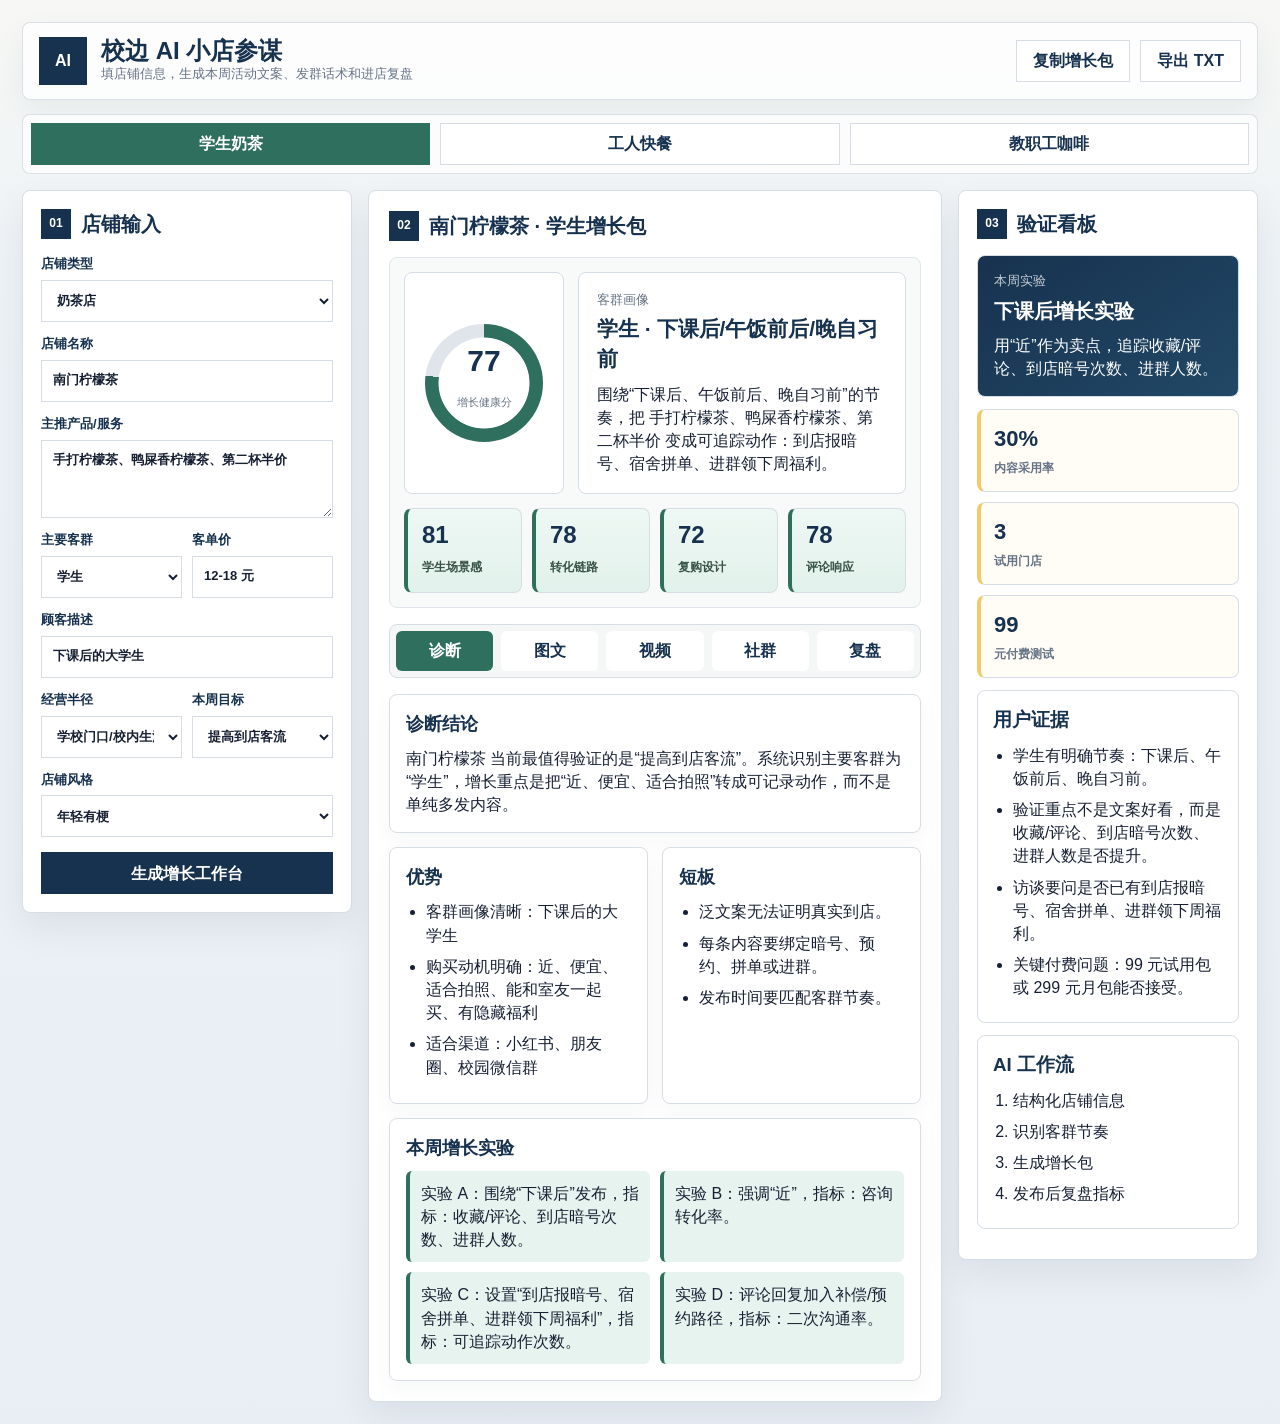
<file: index.html>
<!doctype html>
<html lang="zh-CN">
<head>
  <meta charset="utf-8" />
  <meta name="viewport" content="width=device-width, initial-scale=1" />
  <title>校边 AI 小店参谋</title>
  <meta http-equiv="refresh" content="0; url=prototype/index.html" />
</head>
<body>
  <p>正在打开 <a href="prototype/index.html">校边 AI 小店参谋 MVP 原型</a>。</p>
</body>
</html>
</file>
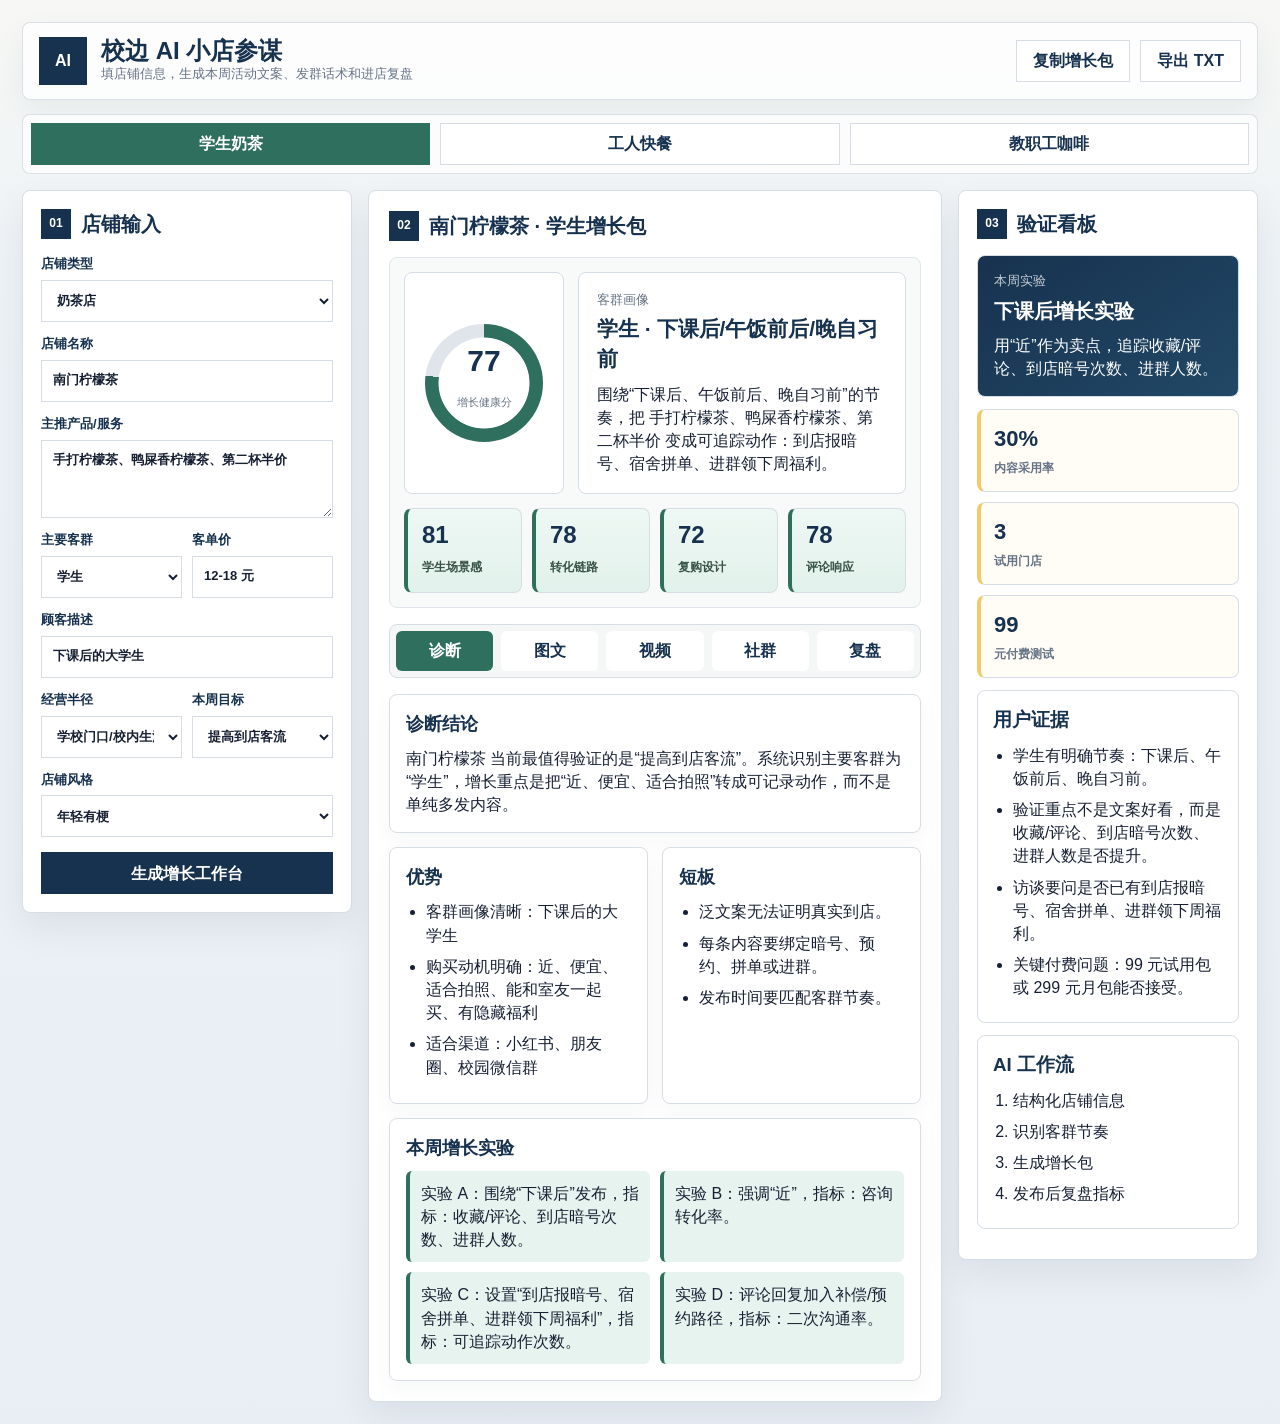
<file: prototype/index.html>
<!doctype html>
<html lang="zh-CN">
<head>
  <meta charset="utf-8" />
  <meta name="viewport" content="width=device-width, initial-scale=1" />
  <title>校边 AI 小店参谋</title>
  <link rel="stylesheet" href="styles.css" />
</head>
<body>
  <main class="shell">
    <header class="topbar">
      <div class="brand">
        <div class="mark">AI</div>
        <div>
          <h1>校边 AI 小店参谋</h1>
          <p>填店铺信息，生成本周活动文案、发群话术和进店复盘</p>
        </div>
      </div>
      <div class="top-actions">
        <button id="copyBtn" type="button">复制增长包</button>
        <button id="downloadBtn" type="button">导出 TXT</button>
      </div>
    </header>

    <section class="preset-bar" aria-label="场景样例">
      <button class="preset active" type="button" data-preset="student">学生奶茶</button>
      <button class="preset" type="button" data-preset="worker">工人快餐</button>
      <button class="preset" type="button" data-preset="faculty">教职工咖啡</button>
    </section>

    <section class="workspace">
      <aside class="input-panel">
        <div class="panel-title">
          <span>01</span>
          <h2>店铺输入</h2>
        </div>
        <form id="merchantForm">
          <label>
            店铺类型
            <select id="storeType">
              <option>奶茶店</option>
              <option>快餐店</option>
              <option>咖啡店</option>
              <option>小吃店</option>
              <option>美甲店</option>
              <option>打印店</option>
              <option>桌游店</option>
            </select>
          </label>
          <label>
            店铺名称
            <input id="storeName" value="南门柠檬茶" />
          </label>
          <label>
            主推产品/服务
            <textarea id="product" rows="3">手打柠檬茶、鸭屎香柠檬茶、第二杯半价</textarea>
          </label>
          <div class="split">
            <label>
              主要客群
              <select id="audienceType">
                <option value="student">学生</option>
                <option value="worker">周边工人</option>
                <option value="faculty">教职工</option>
                <option value="resident">社区居民</option>
                <option value="office">上班族</option>
                <option value="custom">自定义</option>
              </select>
            </label>
            <label>
              客单价
              <input id="price" value="12-18 元" />
            </label>
          </div>
          <label>
            顾客描述
            <input id="audience" value="下课后的大学生" />
          </label>
          <div class="split">
            <label>
              经营半径
              <select id="locationContext">
                <option value="campus">学校门口/校内生活圈</option>
                <option value="construction">工地/产业园旁</option>
                <option value="office">写字楼/办公区旁</option>
                <option value="community">社区/居民区旁</option>
              </select>
            </label>
            <label>
              本周目标
              <select id="goal">
                <option>提高到店客流</option>
                <option>推广新品</option>
                <option>提升社群复购</option>
                <option>处理差评</option>
              </select>
            </label>
          </div>
          <label>
            店铺风格
            <select id="tone">
              <option>年轻有梗</option>
              <option>温柔治愈</option>
              <option>高性价比</option>
              <option>专业可信</option>
            </select>
          </label>
          <button class="primary" type="submit">生成增长工作台</button>
        </form>
      </aside>

      <section class="main-panel">
        <div class="panel-title">
          <span>02</span>
          <h2 id="outputTitle">南门柠檬茶 · 学生增长包</h2>
        </div>

        <section class="diagnosis">
          <div class="score-card">
            <div id="scoreRing" class="score-ring" style="--score: 77">
              <strong id="healthScore">77</strong>
              <span>增长健康分</span>
            </div>
          </div>
          <div class="profile-card">
            <p class="eyebrow">客群画像</p>
            <h3 id="profileTitle">学生 · 下课后/午饭前后/晚自习前</h3>
            <p id="strategyText">围绕学生的下课、午饭前后、晚自习前节奏，把产品变成可追踪到店动作。</p>
          </div>
          <div class="metric-grid">
            <div><strong id="sceneScore">81</strong><span id="sceneLabel">学生场景感</span></div>
            <div><strong id="conversionScore">78</strong><span>转化链路</span></div>
            <div><strong id="communityScore">72</strong><span>复购设计</span></div>
            <div><strong id="replyScore">78</strong><span>评论响应</span></div>
          </div>
        </section>

        <nav class="tabs" aria-label="增长包内容">
          <button class="tab active" data-tab="diagnosis" type="button">诊断</button>
          <button class="tab" data-tab="posts" type="button">图文</button>
          <button class="tab" data-tab="scripts" type="button">视频</button>
          <button class="tab" data-tab="community" type="button">社群</button>
          <button class="tab" data-tab="validation" type="button">复盘</button>
        </nav>

        <section id="output" class="output"></section>
      </section>

      <aside class="insight-panel">
        <div class="panel-title">
          <span>03</span>
          <h2>验证看板</h2>
        </div>
        <section class="experiment">
          <p class="eyebrow">本周实验</p>
          <h3 id="experimentTitle">下课后暗号福利</h3>
          <p id="experimentCopy">把“收藏/评论”转为到店暗号和进群动作。</p>
        </section>
        <section class="tracker">
          <div><strong>30%</strong><span>内容采用率</span></div>
          <div><strong>3</strong><span>试用门店</span></div>
          <div><strong>99</strong><span>元付费测试</span></div>
        </section>
        <section class="rail-list">
          <h3>用户证据</h3>
          <ul id="evidenceList"></ul>
        </section>
        <section class="rail-list">
          <h3>AI 工作流</h3>
          <ol>
            <li>结构化店铺信息</li>
            <li>识别客群节奏</li>
            <li>生成增长包</li>
            <li>发布后复盘指标</li>
          </ol>
        </section>
      </aside>
    </section>
  </main>

  <div id="toast" class="toast" aria-live="polite"></div>
  <script src="app.js"></script>
</body>
</html>
</file>
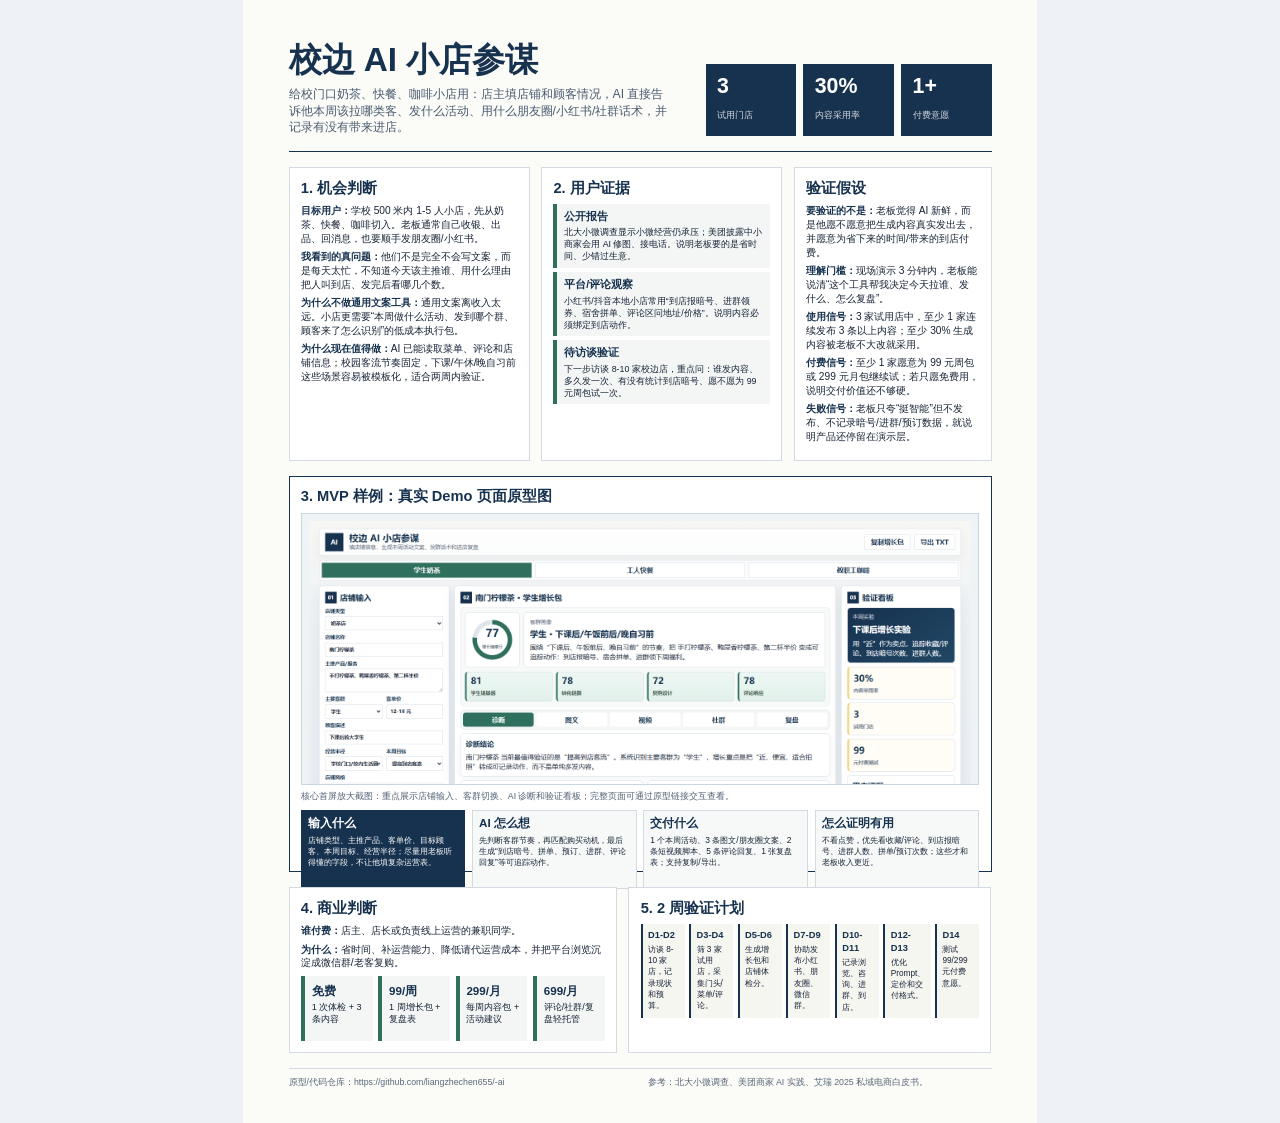
<file: submission-a4.html>
<!doctype html>
<html lang="zh-CN">
<head>
  <meta charset="utf-8" />
  <meta name="viewport" content="width=device-width, initial-scale=1" />
  <title>校边 AI 小店参谋 - 机会验证</title>
  <style>
    @page { size: A4; margin: 0; }
    * { box-sizing: border-box; }
    body {
      margin: 0;
      background: #eef1f5;
      color: #162235;
      font-family: "Microsoft YaHei", "PingFang SC", Arial, sans-serif;
      line-height: 1.36;
    }
    .page {
      width: 210mm;
      height: 297mm;
      margin: 0 auto;
      padding: 11mm 12mm 9mm;
      background: #fbfbf7;
      overflow: hidden;
      display: grid;
      grid-template-rows: auto auto 1fr auto;
      gap: 4mm;
    }
    header {
      display: grid;
      grid-template-columns: 1.15fr 0.85fr;
      gap: 8mm;
      align-items: end;
      padding-bottom: 4mm;
      border-bottom: 1.2pt solid #17324f;
    }
    h1 {
      margin: 0;
      color: #17324f;
      font-size: 25pt;
      line-height: 1.05;
      letter-spacing: 0;
    }
    .subtitle {
      margin: 2.5mm 0 0;
      color: #4a5b70;
      font-size: 9.2pt;
    }
    .stat-strip {
      display: grid;
      grid-template-columns: repeat(3, 1fr);
      gap: 2mm;
    }
    .stat {
      background: #17324f;
      color: #fff;
      padding: 3mm;
      min-height: 19mm;
    }
    .stat strong { display: block; font-size: 16pt; line-height: 1; margin-bottom: 1.4mm; }
    .stat span { font-size: 7.1pt; color: rgba(255,255,255,.82); }
    h2 {
      margin: 0 0 2mm;
      color: #17324f;
      font-size: 11pt;
      line-height: 1.15;
    }
    p { margin: 0 0 1.2mm; font-size: 7.65pt; }
    ul, ol { margin: 0; padding-left: 4mm; }
    li { margin: 0 0 .7mm; font-size: 7.25pt; }
    .label { color: #17324f; font-weight: 800; }
    .top-grid {
      display: grid;
      grid-template-columns: 1fr 1fr 0.82fr;
      gap: 3mm;
    }
    .card {
      border: 0.8pt solid #d4dae2;
      background: #fff;
      padding: 3mm;
    }
    .evidence-row {
      display: grid;
      grid-template-columns: 1fr;
      gap: 1.2mm;
    }
    .evidence {
      background: #f3f6f5;
      border-left: 3pt solid #2f6f5e;
      padding: 1.35mm 1.8mm;
      min-height: 0;
      font-size: 6.65pt;
    }
    .evidence strong {
      display: block;
      color: #17324f;
      font-size: 7.9pt;
      margin-bottom: .8mm;
    }
    .mvp-section {
      border: 1pt solid #17324f;
      background: #fff;
      padding: 3mm;
      min-height: 0;
    }
    .prototype-shot {
      border: 0.8pt solid #cbd5df;
      background: #eef3f6;
      padding: 1.8mm;
      height: 72mm;
      overflow: hidden;
      display: grid;
      place-items: center;
    }
    .prototype-shot img {
      display: block;
      width: 184mm;
      height: auto;
      max-width: 100%;
      max-height: none;
      justify-self: center;
      align-self: start;
      background: #eef3f6;
    }
    .caption {
      margin-top: 1.6mm;
      color: #526174;
      font-size: 6.55pt;
    }
    .reasoning-grid {
      display: grid;
      grid-template-columns: repeat(4, 1fr);
      gap: 1.8mm;
      margin-top: 1.8mm;
    }
    .reasoning {
      background: #f7f9f8;
      border: 0.8pt solid #d4dae2;
      padding: 1.55mm;
      min-height: 21mm;
    }
    .reasoning.dark {
      background: #17324f;
      color: #fff;
      border-color: #17324f;
    }
    .reasoning.dark h3, .reasoning.dark p { color: #fff; }
    h3 {
      margin: 0 0 1.3mm;
      color: #17324f;
      font-size: 8.8pt;
      line-height: 1.15;
    }
    .reasoning p, .reasoning li { font-size: 6.35pt; line-height: 1.3; }
    .prompt-flow {
      display: grid;
      grid-template-columns: repeat(5, 1fr);
      gap: 1.5mm;
      margin-top: 2mm;
    }
    .step {
      background: #e8f3ef;
      border: 0.8pt solid #bdd0c8;
      color: #17324f;
      padding: 1.8mm 1.2mm;
      min-height: 14mm;
      display: grid;
      place-items: center;
      text-align: center;
      font-size: 6.7pt;
      font-weight: 800;
    }
    .bottom-grid {
      display: grid;
      grid-template-columns: 0.95fr 1.05fr;
      gap: 3mm;
    }
    .price-grid {
      display: grid;
      grid-template-columns: repeat(4, 1fr);
      gap: 1.5mm;
      margin-top: 1.6mm;
    }
    .price {
      background: #f3f6f5;
      border-left: 3pt solid #2f6f5e;
      padding: 1.8mm;
      min-height: 17mm;
      font-size: 6.8pt;
    }
    .price strong {
      display: block;
      color: #17324f;
      font-size: 8.7pt;
      margin-bottom: .6mm;
    }
    .timeline {
      display: grid;
      grid-template-columns: repeat(7, 1fr);
      gap: 1.2mm;
      margin-top: 1mm;
    }
    .day {
      background: #f6f6f1;
      border-left: 2.1pt solid #17324f;
      padding: 1.4mm;
      min-height: 20mm;
      font-size: 6.2pt;
    }
    .day strong {
      display: block;
      color: #17324f;
      font-size: 7pt;
      margin-bottom: .5mm;
    }
    footer {
      display: grid;
      grid-template-columns: 1fr 1fr;
      gap: 4mm;
      padding-top: 2mm;
      border-top: 0.8pt solid #d4dae2;
      color: #5a687b;
      font-size: 6.6pt;
    }
    @media print {
      body { background: #fff; }
      .page { margin: 0; }
    }
  </style>
</head>
<body>
  <main class="page">
    <header>
      <div>
        <h1>校边 AI 小店参谋</h1>
        <p class="subtitle">给校门口奶茶、快餐、咖啡小店用：店主填店铺和顾客情况，AI 直接告诉他本周该拉哪类客、发什么活动、用什么朋友圈/小红书/社群话术，并记录有没有带来进店。</p>
      </div>
      <div class="stat-strip">
        <div class="stat"><strong>3</strong><span>试用门店</span></div>
        <div class="stat"><strong>30%</strong><span>内容采用率</span></div>
        <div class="stat"><strong>1+</strong><span>付费意愿</span></div>
      </div>
    </header>

    <section class="top-grid">
      <div class="card">
        <h2>1. 机会判断</h2>
        <p><span class="label">目标用户：</span>学校 500 米内 1-5 人小店，先从奶茶、快餐、咖啡切入。老板通常自己收银、出品、回消息，也要顺手发朋友圈/小红书。</p>
        <p><span class="label">我看到的真问题：</span>他们不是完全不会写文案，而是每天太忙，不知道今天该主推谁、用什么理由把人叫到店、发完后看哪几个数。</p>
        <p><span class="label">为什么不做通用文案工具：</span>通用文案离收入太远。小店更需要“本周做什么活动、发到哪个群、顾客来了怎么识别”的低成本执行包。</p>
        <p><span class="label">为什么现在值得做：</span>AI 已能读取菜单、评论和店铺信息；校园客流节奏固定，下课/午休/晚自习前这些场景容易被模板化，适合两周内验证。</p>
      </div>
      <div class="card">
        <h2>2. 用户证据</h2>
        <div class="evidence-row">
          <div class="evidence"><strong>公开报告</strong>北大小微调查显示小微经营仍承压；美团披露中小商家会用 AI 修图、接电话。说明老板要的是省时间、少错过生意。</div>
          <div class="evidence"><strong>平台/评论观察</strong>小红书/抖音本地小店常用“到店报暗号、进群领券、宿舍拼单、评论区问地址/价格”。说明内容必须绑定到店动作。</div>
          <div class="evidence"><strong>待访谈验证</strong>下一步访谈 8-10 家校边店，重点问：谁发内容、多久发一次、有没有统计到店暗号、愿不愿为 99 元周包试一次。</div>
        </div>
      </div>
      <div class="card">
        <h2>验证假设</h2>
        <p><span class="label">要验证的不是：</span>老板觉得 AI 新鲜，而是他愿不愿意把生成内容真实发出去，并愿意为省下来的时间/带来的到店付费。</p>
        <p><span class="label">理解门槛：</span>现场演示 3 分钟内，老板能说清“这个工具帮我决定今天拉谁、发什么、怎么复盘”。</p>
        <p><span class="label">使用信号：</span>3 家试用店中，至少 1 家连续发布 3 条以上内容；至少 30% 生成内容被老板不大改就采用。</p>
        <p><span class="label">付费信号：</span>至少 1 家愿意为 99 元周包或 299 元月包继续试；若只愿免费用，说明交付价值还不够硬。</p>
        <p><span class="label">失败信号：</span>老板只夸“挺智能”但不发布、不记录暗号/进群/预订数据，就说明产品还停留在演示层。</p>
      </div>
    </section>

    <section class="mvp-section">
      <h2>3. MVP 样例：真实 Demo 页面原型图</h2>
      <div class="prototype-shot">
        <img src="preview/prototype-a4.png" alt="校边 AI 小店参谋 Demo 页面完整截图" />
      </div>
      <p class="caption">核心首屏放大截图：重点展示店铺输入、客群切换、AI 诊断和验证看板；完整页面可通过原型链接交互查看。</p>
      <div class="reasoning-grid">
        <div class="reasoning dark">
          <h3>输入什么</h3>
          <p>店铺类型、主推产品、客单价、目标顾客、本周目标、经营半径；尽量用老板听得懂的字段，不让他填复杂运营表。</p>
        </div>
        <div class="reasoning">
          <h3>AI 怎么想</h3>
          <p>先判断客群节奏，再匹配购买动机，最后生成“到店暗号、拼单、预订、进群、评论回复”等可追踪动作。</p>
        </div>
        <div class="reasoning">
          <h3>交付什么</h3>
          <p>1 个本周活动、3 条图文/朋友圈文案、2 条短视频脚本、5 条评论回复、1 张复盘表；支持复制/导出。</p>
        </div>
        <div class="reasoning">
          <h3>怎么证明有用</h3>
          <p>不看点赞，优先看收藏/评论、到店报暗号、进群人数、拼单/预订次数；这些才和老板收入更近。</p>
        </div>
      </div>
    </section>

    <section class="bottom-grid">
      <div class="card">
        <h2>4. 商业判断</h2>
        <p><span class="label">谁付费：</span>店主、店长或负责线上运营的兼职同学。</p>
        <p><span class="label">为什么：</span>省时间、补运营能力、降低请代运营成本，并把平台浏览沉淀成微信群/老客复购。</p>
        <div class="price-grid">
          <div class="price"><strong>免费</strong>1 次体检 + 3 条内容</div>
          <div class="price"><strong>99/周</strong>1 周增长包 + 复盘表</div>
          <div class="price"><strong>299/月</strong>每周内容包 + 活动建议</div>
          <div class="price"><strong>699/月</strong>评论/社群/复盘轻托管</div>
        </div>
      </div>
      <div class="card">
        <h2>5. 2 周验证计划</h2>
        <div class="timeline">
          <div class="day"><strong>D1-D2</strong>访谈 8-10 家店，记录现状和预算。</div>
          <div class="day"><strong>D3-D4</strong>筛 3 家试用店，采集门头/菜单/评论。</div>
          <div class="day"><strong>D5-D6</strong>生成增长包和店铺体检分。</div>
          <div class="day"><strong>D7-D9</strong>协助发布小红书、朋友圈、微信群。</div>
          <div class="day"><strong>D10-D11</strong>记录浏览、咨询、进群、到店。</div>
          <div class="day"><strong>D12-D13</strong>优化 Prompt、定价和交付格式。</div>
          <div class="day"><strong>D14</strong>测试 99/299 元付费意愿。</div>
        </div>
      </div>
    </section>

    <footer>
      <div>原型/代码仓库：https://github.com/liangzhechen655/-ai</div>
      <div>参考：北大小微调查、美团商家 AI 实践、艾瑞 2025 私域电商白皮书。</div>
    </footer>
  </main>
</body>
</html>
</file>
<file: prototype/styles.css>
:root {
  --ink: #172033;
  --muted: #667386;
  --canvas: #edf1f5;
  --paper: #fbfbf7;
  --panel: #ffffff;
  --line: #d7dde6;
  --blue: #17324f;
  --green: #2f6f5e;
  --mint: #e6f3ee;
  --gold: #f0cc68;
  --rose: #f3e5e2;
}

* { box-sizing: border-box; }

body {
  margin: 0;
  color: var(--ink);
  background:
    linear-gradient(180deg, #f7f8f5 0, #eef2f6 280px, #e9eef4 100%);
  font-family: "Microsoft YaHei", "PingFang SC", Arial, sans-serif;
  line-height: 1.45;
}

button, input, select, textarea { font: inherit; }
button { cursor: pointer; }

.shell {
  min-height: 100vh;
  max-width: 1480px;
  margin: 0 auto;
  padding: 22px;
}

.topbar {
  min-height: 74px;
  display: flex;
  align-items: center;
  justify-content: space-between;
  gap: 20px;
  margin-bottom: 14px;
  padding: 14px 16px;
  background: rgba(255,255,255,.74);
  border: 1px solid rgba(215,221,230,.9);
  border-radius: 8px;
  box-shadow: 0 12px 32px rgba(23,50,79,.06);
}

.brand {
  display: flex;
  align-items: center;
  gap: 14px;
  min-width: 0;
}

.mark {
  width: 48px;
  height: 48px;
  display: grid;
  place-items: center;
  background: var(--blue);
  color: #fff;
  font-weight: 900;
}

h1, h2, h3, p { margin: 0; }

h1 {
  color: var(--blue);
  font-size: 24px;
  line-height: 1.12;
}

.brand p, .eyebrow {
  color: var(--muted);
  font-size: 13px;
}

.top-actions {
  display: flex;
  gap: 10px;
}

.top-actions button, .preset, .primary {
  min-height: 42px;
  border: 1px solid var(--line);
  background: #fff;
  color: var(--blue);
  padding: 0 16px;
  font-weight: 800;
}

.top-actions button:hover, .preset:hover {
  border-color: var(--green);
  background: var(--mint);
}

.preset-bar {
  display: grid;
  grid-template-columns: repeat(3, minmax(0, 1fr));
  gap: 10px;
  margin-bottom: 16px;
  padding: 8px;
  background: rgba(255,255,255,.72);
  border: 1px solid rgba(215,221,230,.9);
  border-radius: 8px;
}

.preset.active {
  background: var(--green);
  border-color: var(--green);
  color: #fff;
}

.workspace {
  display: grid;
  grid-template-columns: 330px minmax(560px, 1fr) 300px;
  gap: 16px;
  align-items: start;
}

.input-panel, .main-panel, .insight-panel {
  background: var(--panel);
  border: 1px solid var(--line);
  border-radius: 8px;
  box-shadow: 0 14px 34px rgba(23,50,79,.08);
}

.input-panel, .insight-panel {
  padding: 18px;
}

.main-panel {
  padding: 20px;
}

.panel-title {
  display: flex;
  align-items: center;
  gap: 10px;
  margin-bottom: 16px;
}

.panel-title span {
  width: 30px;
  height: 30px;
  display: grid;
  place-items: center;
  background: var(--blue);
  color: #fff;
  font-size: 12px;
  font-weight: 900;
}

h2 {
  color: var(--blue);
  font-size: 20px;
  line-height: 1.2;
}

form {
  display: grid;
  gap: 13px;
}

label {
  display: grid;
  gap: 6px;
  color: var(--blue);
  font-size: 13px;
  font-weight: 800;
}

input, select, textarea {
  width: 100%;
  min-height: 42px;
  border: 1px solid var(--line);
  background: #fff;
  color: var(--ink);
  padding: 10px 11px;
  outline: none;
  resize: vertical;
}

input:focus, select:focus, textarea:focus {
  border-color: var(--green);
  box-shadow: 0 0 0 3px rgba(47,111,94,.12);
}

.split {
  display: grid;
  grid-template-columns: 1fr 1fr;
  gap: 10px;
}

.primary {
  background: var(--blue);
  color: #fff;
  border-color: var(--blue);
  margin-top: 2px;
}

.diagnosis {
  display: grid;
  grid-template-columns: 160px minmax(0, 1fr);
  gap: 14px;
  margin-bottom: 16px;
  padding: 14px;
  border: 1px solid #dfe5eb;
  background: #f8faf9;
  border-radius: 8px;
}

.score-card, .profile-card, .metric-grid div, .experiment, .tracker div, .rail-list, .output-card {
  border: 1px solid var(--line);
  background: #fff;
  border-radius: 8px;
}

.score-card {
  display: grid;
  place-items: center;
  padding: 14px;
}

.score-ring {
  width: 118px;
  height: 118px;
  border-radius: 50%;
  display: grid;
  place-items: center;
  background:
    radial-gradient(circle at center, #fff 0 54%, transparent 55%),
    conic-gradient(var(--green) calc(var(--score) * 1%), #dfe5eb 0);
}

.score-ring strong {
  color: var(--blue);
  font-size: 30px;
  line-height: 1;
}

.score-ring span {
  margin-top: -34px;
  color: var(--muted);
  font-size: 11px;
}

.profile-card {
  padding: 18px;
}

.profile-card h3 {
  color: var(--blue);
  margin: 4px 0 8px;
  font-size: 21px;
}

.metric-grid {
  grid-column: 1 / -1;
  display: grid;
  grid-template-columns: repeat(4, minmax(0, 1fr));
  gap: 10px;
}

.metric-grid div {
  padding: 14px;
  border-left: 4px solid var(--green);
  background: linear-gradient(180deg, #eef8f4, #e2f1eb);
}

.metric-grid strong {
  display: block;
  color: var(--blue);
  font-size: 24px;
  line-height: 1;
  margin-bottom: 7px;
}

.metric-grid span {
  color: #385246;
  font-size: 12px;
  font-weight: 800;
}

.tabs {
  display: grid;
  grid-template-columns: repeat(5, 1fr);
  gap: 8px;
  margin-bottom: 16px;
  padding: 6px;
  background: #f4f7f6;
  border: 1px solid var(--line);
  border-radius: 8px;
}

.tab {
  min-height: 40px;
  border: 0;
  background: #fff;
  color: var(--blue);
  font-weight: 900;
  border-radius: 6px;
}

.tab.active {
  border-color: var(--green);
  background: var(--green);
  color: #fff;
}

.output {
  display: grid;
  grid-template-columns: repeat(2, minmax(230px, 1fr));
  gap: 14px;
}

.output-card {
  padding: 16px;
  box-shadow: 0 8px 22px rgba(23,50,79,.04);
}

.output-card.wide {
  grid-column: 1 / -1;
}

.output-card h3 {
  color: var(--blue);
  font-size: 18px;
  margin-bottom: 10px;
}

.output-card ul, .rail-list ul, .rail-list ol {
  margin: 0;
  padding-left: 20px;
}

.output-card li, .rail-list li {
  margin-bottom: 8px;
}

.message-grid {
  display: grid;
  grid-template-columns: repeat(2, minmax(0, 1fr));
  gap: 10px;
}

.message-item {
  background: var(--mint);
  padding: 11px;
  border-left: 4px solid var(--green);
  border-radius: 6px;
}

.script-item {
  background: #fff8df;
  border-left: 4px solid var(--gold);
  padding: 12px;
  margin-bottom: 10px;
  border-radius: 6px;
}

.experiment {
  padding: 16px;
  background: linear-gradient(145deg, #17324f, #214866);
  color: #fff;
  margin-bottom: 12px;
}

.experiment .eyebrow {
  color: rgba(255,255,255,.75);
}

.experiment h3 {
  font-size: 20px;
  margin: 6px 0 8px;
}

.tracker {
  display: grid;
  gap: 10px;
  margin-bottom: 12px;
}

.tracker div {
  padding: 13px;
  border-left: 4px solid var(--gold);
  background: #fffdf6;
}

.tracker strong {
  display: block;
  color: var(--blue);
  font-size: 22px;
}

.tracker span {
  color: var(--muted);
  font-size: 12px;
  font-weight: 800;
}

.rail-list {
  padding: 15px;
  margin-bottom: 12px;
}

.rail-list h3 {
  color: var(--blue);
  margin-bottom: 10px;
}

.toast {
  position: fixed;
  left: 50%;
  bottom: 22px;
  transform: translateX(-50%);
  background: var(--blue);
  color: #fff;
  padding: 10px 16px;
  opacity: 0;
  pointer-events: none;
  transition: opacity 160ms ease;
}

.toast.show { opacity: 1; }

body.shot-mode {
  overflow: hidden;
}

.shot-mode .shell {
  max-width: none;
  width: 1600px;
  min-height: 900px;
  padding: 18px 24px;
}

.shot-mode .topbar {
  min-height: 60px;
  margin-bottom: 10px;
  padding: 10px 14px;
  box-shadow: 0 8px 22px rgba(23,50,79,.05);
}

.shot-mode .mark {
  width: 44px;
  height: 44px;
}

.shot-mode h1 {
  font-size: 22px;
}

.shot-mode .top-actions button,
.shot-mode .preset,
.shot-mode .primary {
  min-height: 36px;
  padding: 0 14px;
}

.shot-mode .preset-bar {
  gap: 8px;
  margin-bottom: 12px;
  padding: 6px;
}

.shot-mode .workspace {
  grid-template-columns: 315px minmax(690px, 1fr) 290px;
  gap: 12px;
}

.shot-mode .input-panel,
.shot-mode .insight-panel {
  padding: 14px;
}

.shot-mode .main-panel {
  padding: 14px;
}

.shot-mode .panel-title {
  gap: 8px;
  margin-bottom: 10px;
}

.shot-mode .panel-title span {
  width: 28px;
  height: 28px;
}

.shot-mode h2 {
  font-size: 19px;
}

.shot-mode form {
  gap: 8px;
}

.shot-mode label {
  gap: 4px;
  font-size: 12px;
}

.shot-mode input,
.shot-mode select,
.shot-mode textarea {
  min-height: 34px;
  padding: 7px 9px;
}

.shot-mode textarea {
  height: 56px;
}

.shot-mode .diagnosis {
  grid-template-columns: 132px minmax(0, 1fr);
  gap: 10px;
  margin-bottom: 10px;
  padding: 10px;
}

.shot-mode .score-card {
  padding: 10px;
}

.shot-mode .score-ring {
  width: 96px;
  height: 96px;
}

.shot-mode .score-ring strong {
  font-size: 26px;
}

.shot-mode .score-ring span {
  margin-top: -28px;
  font-size: 10px;
}

.shot-mode .profile-card {
  padding: 14px;
}

.shot-mode .profile-card h3 {
  font-size: 20px;
  margin-bottom: 6px;
}

.shot-mode .metric-grid {
  gap: 8px;
}

.shot-mode .metric-grid div {
  padding: 10px;
}

.shot-mode .metric-grid strong {
  font-size: 22px;
  margin-bottom: 5px;
}

.shot-mode .tabs {
  gap: 6px;
  margin-bottom: 10px;
  padding: 5px;
}

.shot-mode .tab {
  min-height: 34px;
}

.shot-mode .output {
  gap: 10px;
}

.shot-mode .output-card {
  padding: 12px;
}

.shot-mode .output-card h3 {
  font-size: 17px;
  margin-bottom: 7px;
}

.shot-mode .output-card li,
.shot-mode .rail-list li {
  margin-bottom: 5px;
}

.shot-mode .experiment {
  padding: 12px;
  margin-bottom: 9px;
}

.shot-mode .tracker {
  gap: 8px;
  margin-bottom: 9px;
}

.shot-mode .tracker div,
.shot-mode .rail-list {
  padding: 11px;
}

@media (max-width: 1180px) {
  .workspace {
    grid-template-columns: 320px minmax(0, 1fr);
  }
  .insight-panel {
    grid-column: 1 / -1;
  }
  .diagnosis {
    grid-template-columns: 150px minmax(0, 1fr);
  }
}

@media (max-width: 820px) {
  .shell { padding: 16px; }
  .topbar, .top-actions {
    align-items: stretch;
    flex-direction: column;
  }
  .workspace, .diagnosis, .output, .message-grid, .metric-grid, .preset-bar {
    grid-template-columns: 1fr;
  }
  .main-panel, .input-panel, .insight-panel {
    padding: 16px;
  }
  .split {
    grid-template-columns: 1fr;
  }
  .tabs {
    grid-template-columns: repeat(2, 1fr);
  }
  h1 { font-size: 22px; }
  h2 { font-size: 18px; }
  .output-card.wide { grid-column: auto; }
}
</file>
